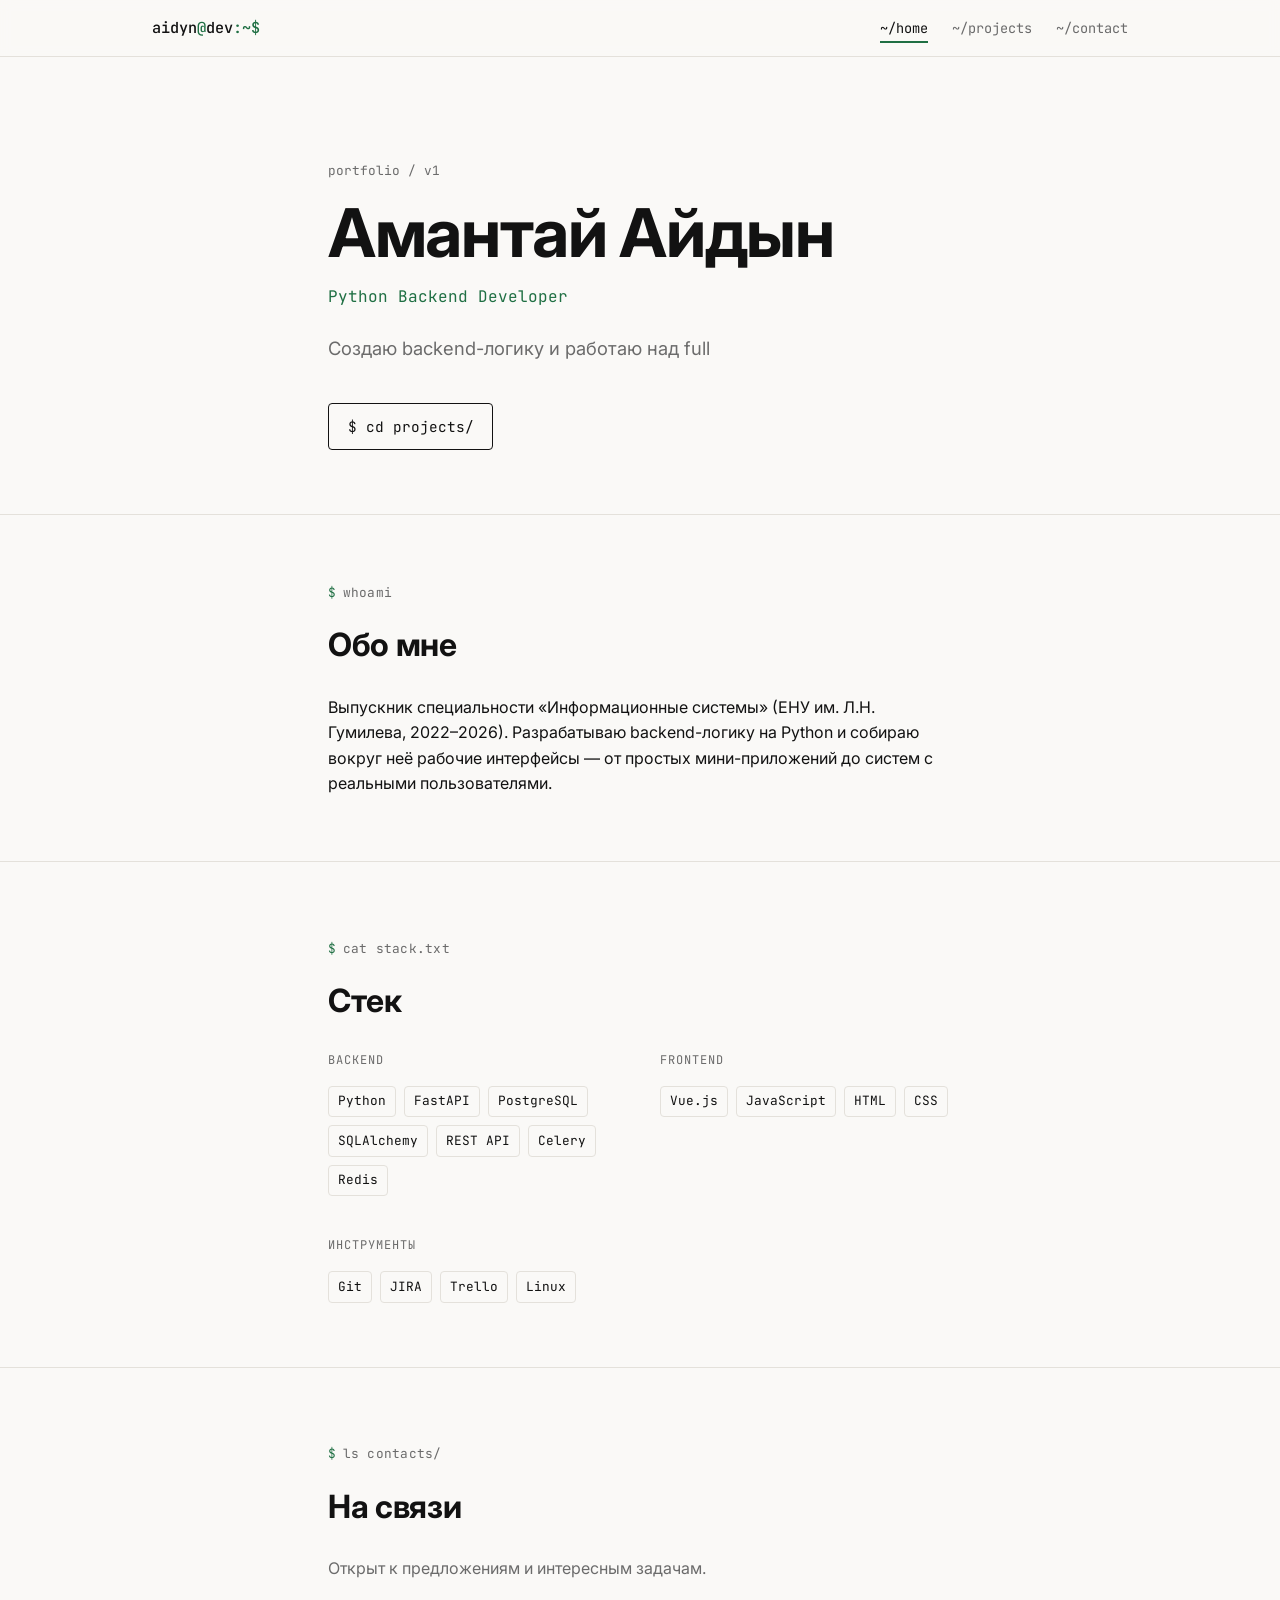
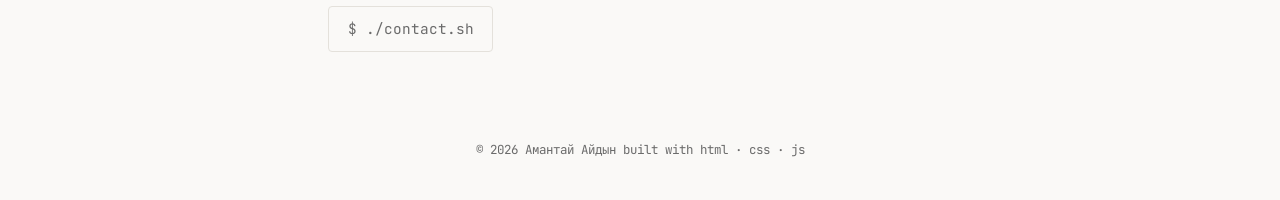
<file: index.html>
<!DOCTYPE html>
<html lang="ru">
<head>
<meta charset="UTF-8">
<meta name="viewport" content="width=device-width, initial-scale=1.0">
<title>Айдын — Backend Developer</title>
<link rel="icon" type="image/svg+xml" href="favicon.svg">
<meta name="description" content="Айдын — Python backend разработчик. Streamlit, PostgreSQL, MQTT, Vue.js. Портфолио проектов и контакты.">
<link rel="preconnect" href="https://fonts.googleapis.com">
<link href="https://fonts.googleapis.com/css2?family=JetBrains+Mono:wght@400;500&family=Inter:wght@400;500;600;700&display=swap" rel="stylesheet">
<link rel="stylesheet" href="css/style.css">
</head>
<body>

<header class="site-header">
  <nav class="nav">
    <a class="nav__brand" href="index.html">aidyn<span class="prompt-accent">@</span>dev<span class="prompt-accent">:~$</span></a>
    <button class="nav__toggle" aria-expanded="false" aria-label="Открыть меню">menu</button>
    <ul class="nav__links">
      <li><a href="index.html" aria-current="page">~/home</a></li>
      <li><a href="projects.html">~/projects</a></li>
      <li><a href="contact.html">~/contact</a></li>
    </ul>
  </nav>
</header>

<main>

  <section class="hero">
    <div class="wrap--text">
      <p class="hero__eyebrow">portfolio / v1</p>
      <h1>Амантай Айдын</h1>
      <p class="hero__role">Python Backend Developer</p>
      <p class="hero__tagline"><span data-typewriter>Создаю backend-логику и работаю над full-stack проектами — от базы данных до интерфейса.</span></p>
      <a class="btn" href="projects.html">$ cd projects/</a>
    </div>
  </section>

  <section class="about">
    <div class="wrap--text">
      <p class="cmd-label">whoami</p>
      <h2 class="section-title">Обо мне</h2>
      <div class="about">
        <p>Выпускник специальности «Информационные системы» (ЕНУ им. Л.Н. Гумилева, 2022–2026). Разрабатываю backend-логику на Python и собираю вокруг неё рабочие интерфейсы — от простых мини-приложений до систем с реальными пользователями.</p>
      </div>
    </div>
  </section>

  <section class="stack">
    <div class="wrap--text">
      <p class="cmd-label">cat stack.txt</p>
      <h2 class="section-title">Стек</h2>
      <div class="stack-groups">
        <div class="stack-group">
          <p class="stack-group__title">Backend</p>
          <div class="badge-row">
            <span class="badge">Python</span>
            <span class="badge">FastAPI</span>
            <span class="badge">PostgreSQL</span>
            <span class="badge">SQLAlchemy</span>
            <span class="badge">REST API</span>
            <span class="badge">Celery</span>
            <span class="badge">Redis</span>
          </div>
        </div>
        <div class="stack-group">
          <p class="stack-group__title">Frontend</p>
          <div class="badge-row">
            <span class="badge">Vue.js</span>
            <span class="badge">JavaScript</span>
            <span class="badge">HTML</span>
            <span class="badge">CSS</span>
          </div>
        </div>
        <div class="stack-group">
          <p class="stack-group__title">Инструменты</p>
          <div class="badge-row">
            <span class="badge">Git</span>
            <span class="badge">JIRA</span>
            <span class="badge">Trello</span>
            <span class="badge">Linux</span>
          </div>
        </div>
      </div>
    </div>
  </section>

  <section class="cta-section">
    <div class="wrap--text">
      <p class="cmd-label">ls contacts/</p>
      <h2 class="section-title">На связи</h2>
      <p style="color:var(--muted); margin-bottom: var(--space-3);">Открыт к предложениям и интересным задачам.</p>
      <a class="btn btn--ghost" href="contact.html">$ ./contact.sh</a>
    </div>
  </section>

</main>

<footer class="site-footer">
  <div class="wrap">
    <span>© 2026 Амантай Айдын</span>
    <span>built with html · css · js</span>
  </div>
</footer>

<script src="js/main.js"></script>
</body>
</html>
</file>
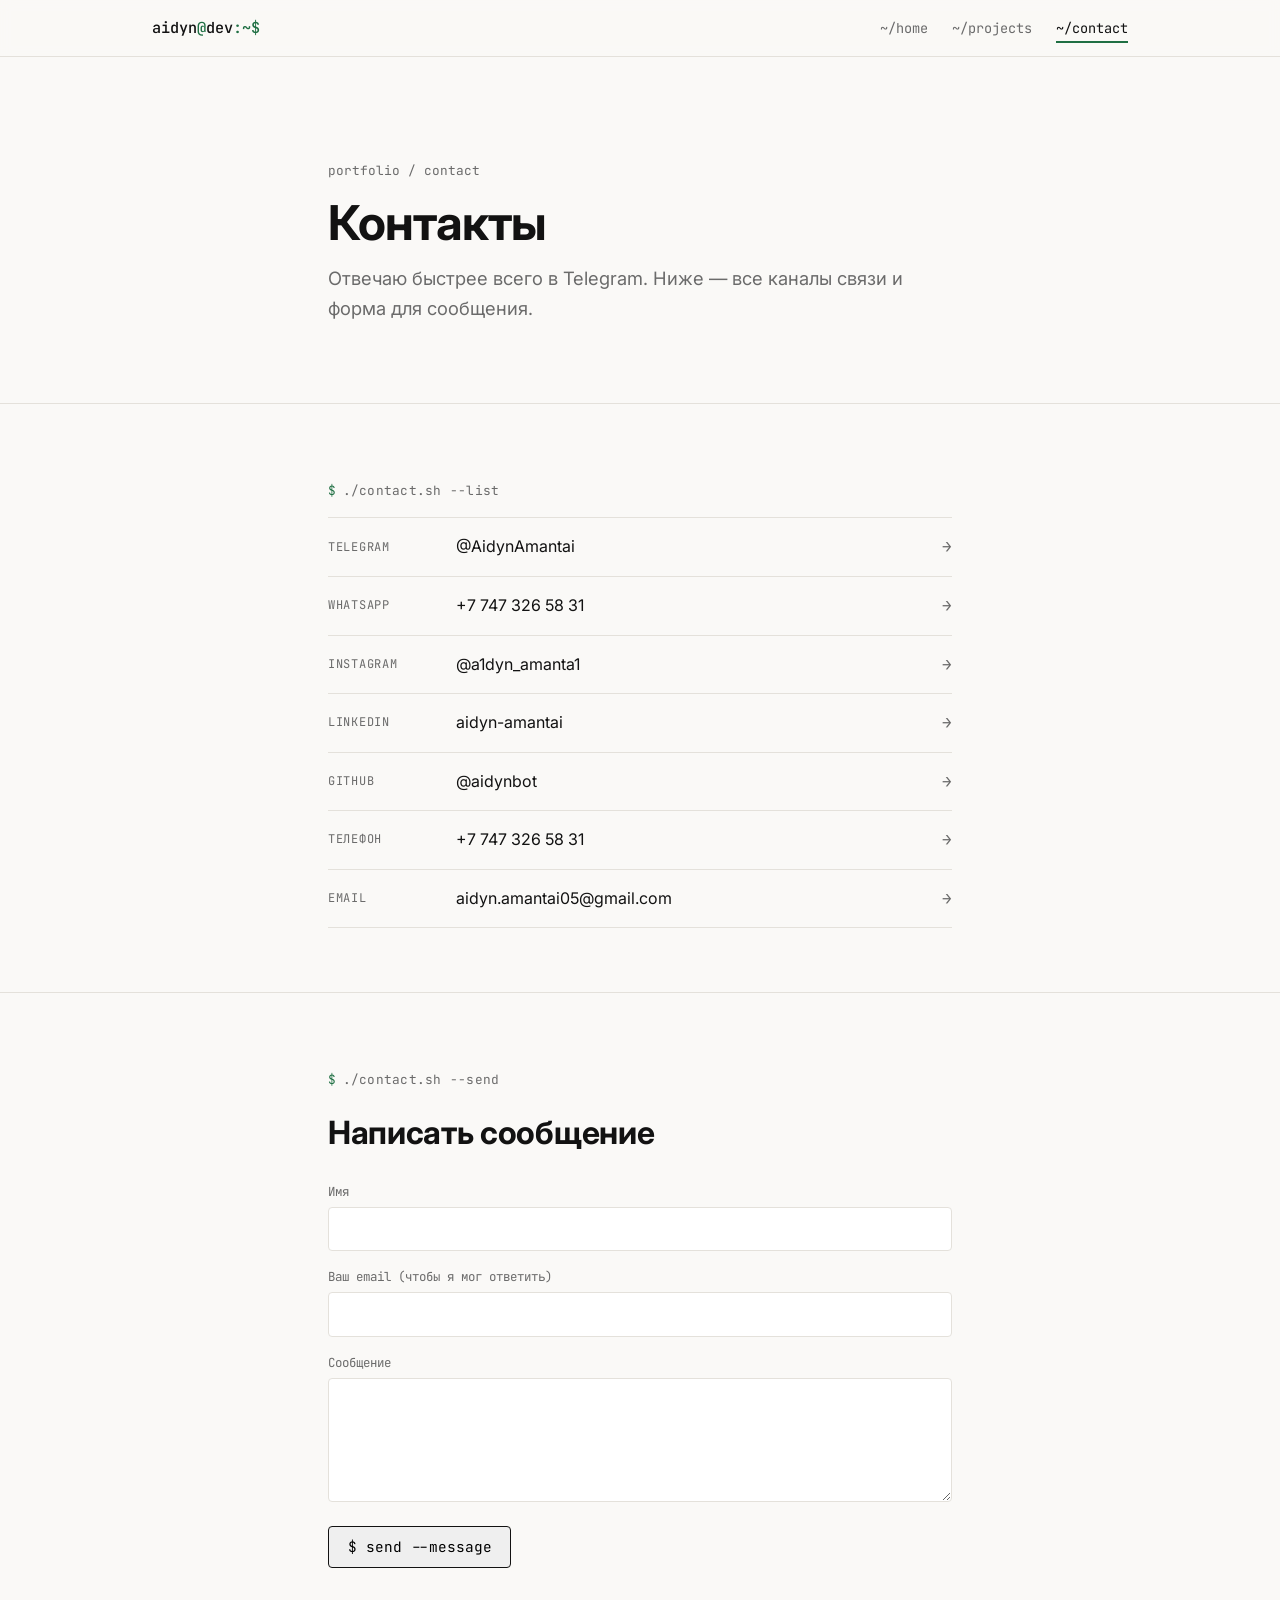
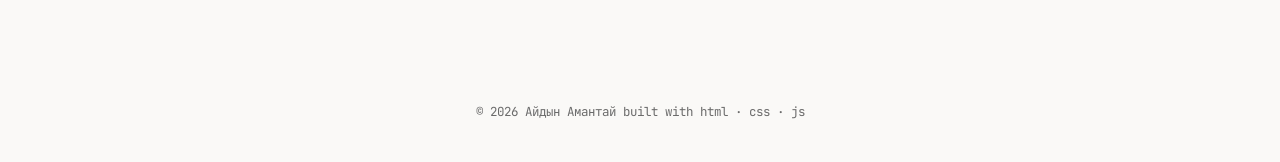
<file: contact.html>
<!DOCTYPE html>
<html lang="ru">
<head>
<meta charset="UTF-8">
<meta name="viewport" content="width=device-width, initial-scale=1.0">
<title>Контакты — Айдын</title>
<link rel="icon" type="image/svg+xml" href="favicon.svg">
<meta name="description" content="Свяжитесь с Айдыном: Telegram, WhatsApp, Instagram, LinkedIn, email или форма обратной связи.">
<link rel="preconnect" href="https://fonts.googleapis.com">
<link href="https://fonts.googleapis.com/css2?family=JetBrains+Mono:wght@400;500&family=Inter:wght@400;500;600;700&display=swap" rel="stylesheet">
<link rel="stylesheet" href="css/style.css">
</head>
<body>

<header class="site-header">
  <nav class="nav">
    <a class="nav__brand" href="index.html">aidyn<span class="prompt-accent">@</span>dev<span class="prompt-accent">:~$</span></a>
    <button class="nav__toggle" aria-expanded="false" aria-label="Открыть меню">menu</button>
    <ul class="nav__links">
      <li><a href="index.html">~/home</a></li>
      <li><a href="projects.html">~/projects</a></li>
      <li><a href="contact.html" aria-current="page">~/contact</a></li>
    </ul>
  </nav>
</header>

<main>

  <section class="hero" style="padding-bottom: var(--space-4);">
    <div class="wrap--text">
      <p class="hero__eyebrow">portfolio / contact</p>
      <h1 style="font-size: clamp(2rem, 5vw, 3rem);">Контакты</h1>
      <p class="hero__tagline">Отвечаю быстрее всего в Telegram. Ниже — все каналы связи и форма для сообщения.</p>
    </div>
  </section>

  <section class="contact-links">
    <div class="wrap--text">
      <p class="cmd-label">./contact.sh --list</p>
      <ul class="contact-list">
        <li>
          <a href="https://t.me/AidynAmantai" target="_blank" rel="noopener">
            <span class="label">Telegram</span>
            <span class="value">@AidynAmantai</span>
            <span class="arrow">→</span>
          </a>
        </li>
        <li>
          <a href="https://wa.me/77473265831" target="_blank" rel="noopener">
            <span class="label">WhatsApp</span>
            <span class="value">+7 747 326 58 31</span>
            <span class="arrow">→</span>
          </a>
        </li>
        <li>
          <a href="https://instagram.com/a1dyn_amanta1" target="_blank" rel="noopener">
            <span class="label">Instagram</span>
            <span class="value">@a1dyn_amanta1</span>
            <span class="arrow">→</span>
          </a>
        </li>
        <li>
          <a href="https://www.linkedin.com/in/aidyn-amantai-b141a0333" target="_blank" rel="noopener">
            <span class="label">LinkedIn</span>
            <span class="value">aidyn-amantai</span>
            <span class="arrow">→</span>
          </a>
        </li>
        <li>
          <a href="https://github.com/aidynbot" target="_blank" rel="noopener">
            <span class="label">GitHub</span>
            <span class="value">@aidynbot</span>
            <span class="arrow">→</span>
          </a>
        </li>
        <li>
          <a href="tel:+77473265831">
            <span class="label">Телефон</span>
            <span class="value">+7 747 326 58 31</span>
            <span class="arrow">→</span>
          </a>
        </li>
        <li>
          <a href="mailto:aidyn.amantai05@gmail.com">
            <span class="label">Email</span>
            <span class="value">aidyn.amantai05@gmail.com</span>
            <span class="arrow">→</span>
          </a>
        </li>
      </ul>
    </div>
  </section>

  <section class="contact-form-section">
    <div class="wrap--text">
      <p class="cmd-label">./contact.sh --send</p>
      <h2 class="section-title">Написать сообщение</h2>

      <form data-contact-form>
        <div class="form-field">
          <label for="name">Имя</label>
          <input type="text" id="name" name="name" required autocomplete="name">
        </div>
        <div class="form-field">
          <label for="email">Ваш email (чтобы я мог ответить)</label>
          <input type="email" id="email" name="email" required autocomplete="email">
        </div>
        <div class="form-field">
          <label for="message">Сообщение</label>
          <textarea id="message" name="message" rows="5" required></textarea>
        </div>
        <button class="btn" type="submit">$ send --message</button>
        <p class="form-status" data-form-status role="status" aria-live="polite"></p>
      </form>
    </div>
  </section>

</main>

<footer class="site-footer">
  <div class="wrap">
    <span>© 2026 Айдын Амантай</span>
    <span>built with html · css · js</span>
  </div>
</footer>

<script src="js/main.js"></script>
<script src="js/contact-form.js"></script>
</body>
</html>
</file>
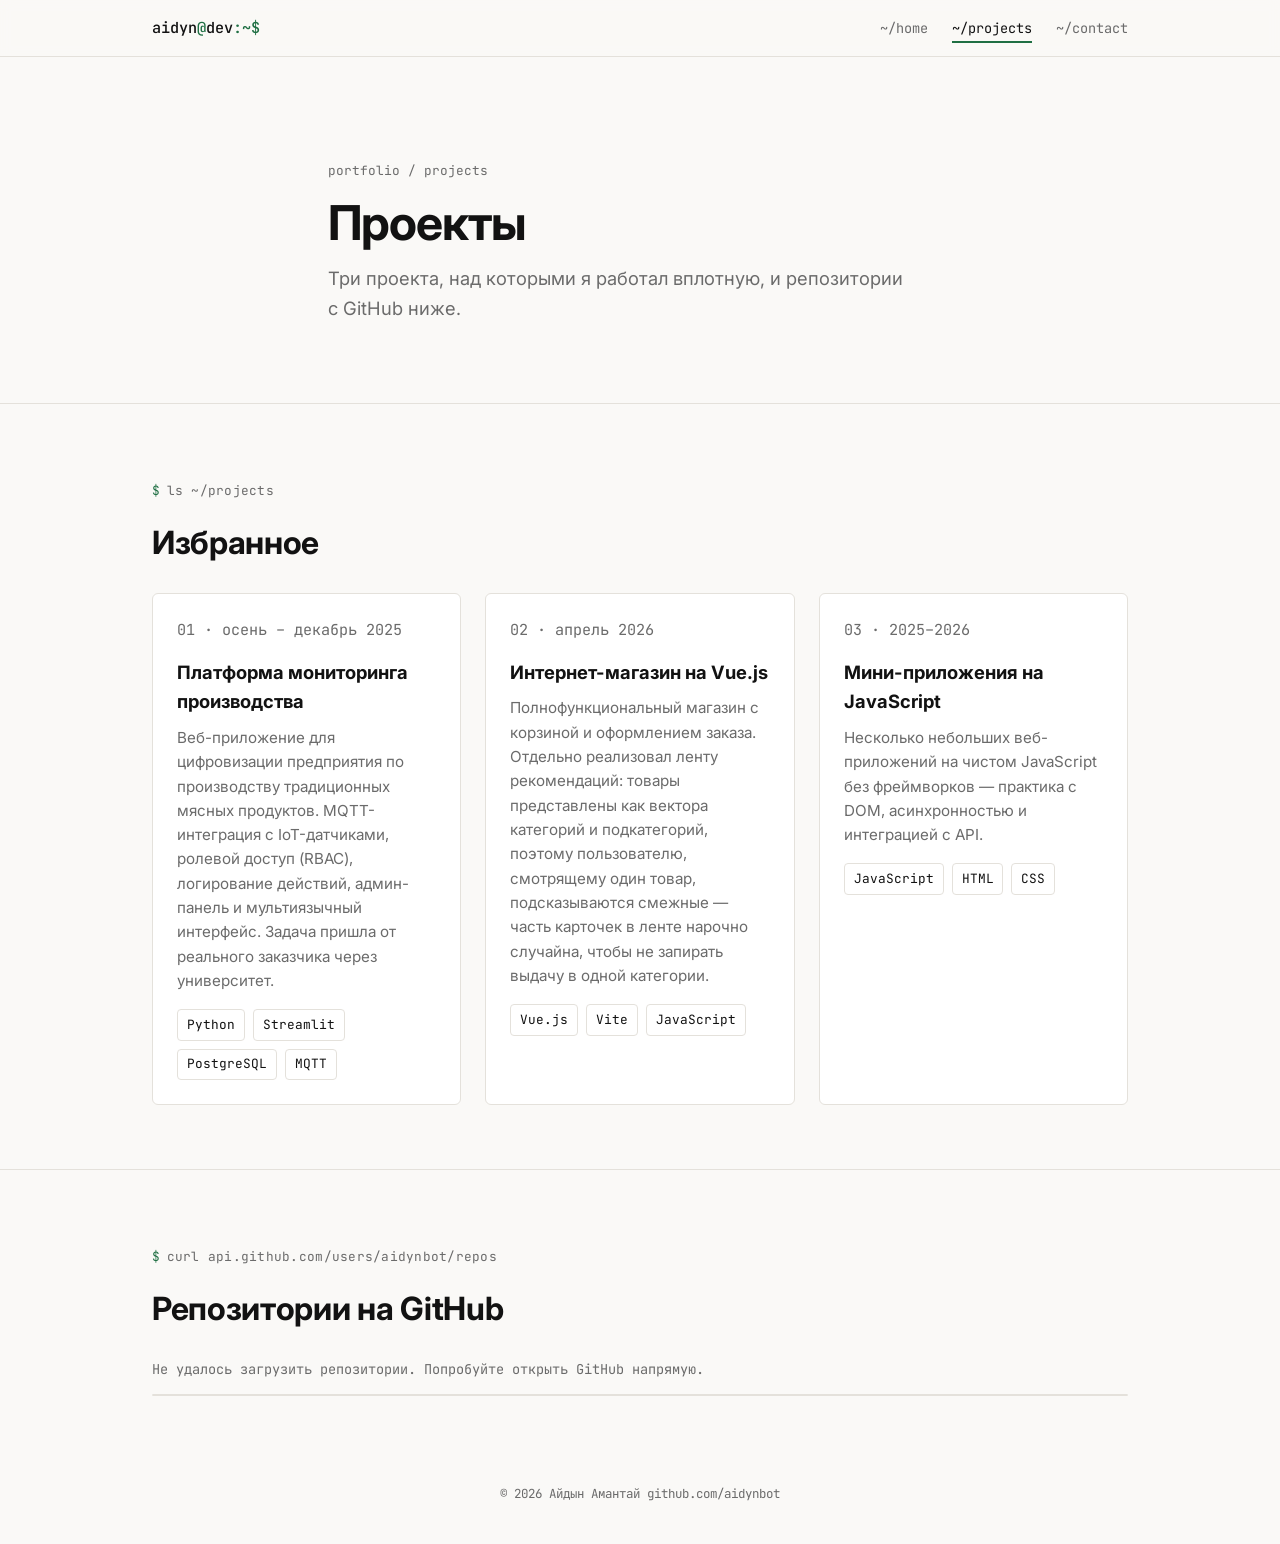
<file: projects.html>
<!DOCTYPE html>
<html lang="ru">
<head>
<meta charset="UTF-8">
<meta name="viewport" content="width=device-width, initial-scale=1.0">
<title>Проекты — Айдын</title>
<link rel="icon" type="image/svg+xml" href="favicon.svg">
<meta name="description" content="Проекты Айдына: платформа мониторинга производства, интернет-магазин на Vue.js, мини-приложения на JavaScript, репозитории на GitHub.">
<link rel="preconnect" href="https://fonts.googleapis.com">
<link href="https://fonts.googleapis.com/css2?family=JetBrains+Mono:wght@400;500&family=Inter:wght@400;500;600;700&display=swap" rel="stylesheet">
<link rel="stylesheet" href="css/style.css">
</head>
<body>

<header class="site-header">
  <nav class="nav">
    <a class="nav__brand" href="index.html">aidyn<span class="prompt-accent">@</span>dev<span class="prompt-accent">:~$</span></a>
    <button class="nav__toggle" aria-expanded="false" aria-label="Открыть меню">menu</button>
    <ul class="nav__links">
      <li><a href="index.html">~/home</a></li>
      <li><a href="projects.html" aria-current="page">~/projects</a></li>
      <li><a href="contact.html">~/contact</a></li>
    </ul>
  </nav>
</header>

<main>

  <section class="hero" style="padding-bottom: var(--space-4);">
    <div class="wrap--text">
      <p class="hero__eyebrow">portfolio / projects</p>
      <h1 style="font-size: clamp(2rem, 5vw, 3rem);">Проекты</h1>
      <p class="hero__tagline">Три проекта, над которыми я работал вплотную, и репозитории с GitHub ниже.</p>
    </div>
  </section>

  <section class="featured-projects">
    <div class="wrap">
      <p class="cmd-label">ls ~/projects</p>
      <h2 class="section-title">Избранное</h2>

      <div class="project-grid">

        <article class="card">
          <p class="card__index">01 · осень – декабрь 2025</p>
          <h3>Платформа мониторинга производства</h3>
          <p>Веб-приложение для цифровизации предприятия по производству традиционных мясных продуктов. MQTT-интеграция с IoT-датчиками, ролевой доступ (RBAC), логирование действий, админ-панель и мультиязычный интерфейс. Задача пришла от реального заказчика через университет.</p>
          <div class="badge-row">
            <span class="badge">Python</span>
            <span class="badge">Streamlit</span>
            <span class="badge">PostgreSQL</span>
            <span class="badge">MQTT</span>
          </div>
        </article>

        <article class="card">
          <p class="card__index">02 · апрель 2026</p>
          <h3>Интернет-магазин на Vue.js</h3>
          <p>Полнофункциональный магазин с корзиной и оформлением заказа. Отдельно реализовал ленту рекомендаций: товары представлены как вектора категорий и подкатегорий, поэтому пользователю, смотрящему один товар, подсказываются смежные — часть карточек в ленте нарочно случайна, чтобы не запирать выдачу в одной категории.</p>
          <div class="badge-row">
            <span class="badge">Vue.js</span>
            <span class="badge">Vite</span>
            <span class="badge">JavaScript</span>
          </div>
        </article>

        <article class="card">
          <p class="card__index">03 · 2025–2026</p>
          <h3>Мини-приложения на JavaScript</h3>
          <p>Несколько небольших веб-приложений на чистом JavaScript без фреймворков — практика с DOM, асинхронностью и интеграцией с API.</p>
          <div class="badge-row">
            <span class="badge">JavaScript</span>
            <span class="badge">HTML</span>
            <span class="badge">CSS</span>
          </div>
        </article>

      </div>
    </div>
  </section>

  <section class="repos">
    <div class="wrap">
      <p class="cmd-label">curl api.github.com/users/aidynbot/repos</p>
      <h2 class="section-title">Репозитории на GitHub</h2>
      <p class="repo-status" data-repo-status>Загрузка репозиториев...</p>
      <div class="repo-list" data-repo-list></div>
    </div>
  </section>

</main>

<footer class="site-footer">
  <div class="wrap">
    <span>© 2026 Айдын Амантай</span>
    <span><a href="https://github.com/aidynbot" target="_blank" rel="noopener">github.com/aidynbot</a></span>
  </div>
</footer>

<script src="js/main.js"></script>
<script src="js/github.js"></script>
</body>
</html>
</file>
<file: css/style.css>
/* ==========================================================================
   Айдын — портфолио
   Токены: bg #FAFAF8 · fg #111111 · muted #6B6B6B · line #E4E1DB · accent #1F6F43
   Type: JetBrains Mono (labels/nav/code) + Inter (body)
   Signature: terminal-prompt navigation & command-style section labels
   ========================================================================== */

:root {
  --bg: #faf9f7;
  --fg: #121212;
  --muted: #6b6b6b;
  --line: #e4e1db;
  --accent: #1f6f43;
  --accent-soft: #eef3ef;

  --mono: 'JetBrains Mono', 'SF Mono', Consolas, monospace;
  --sans: 'Inter', -apple-system, BlinkMacSystemFont, sans-serif;

  --space-1: 0.5rem;
  --space-2: 1rem;
  --space-3: 1.5rem;
  --space-4: 2.5rem;
  --space-5: 4rem;
  --space-6: 6.5rem;

  --max-text: 42rem;
  --max-wide: 64rem;
}

@media (prefers-reduced-motion: reduce) {
  * {
    animation-duration: 0.001ms !important;
    animation-iteration-count: 1 !important;
    transition-duration: 0.001ms !important;
    scroll-behavior: auto !important;
  }
}

* { box-sizing: border-box; }

html { scroll-behavior: smooth; }

body {
  margin: 0;
  background: var(--bg);
  color: var(--fg);
  font-family: var(--sans);
  font-size: 16px;
  line-height: 1.6;
  -webkit-font-smoothing: antialiased;
}

a {
  color: inherit;
  text-decoration: none;
}

::selection {
  background: var(--accent);
  color: #fff;
}

:focus-visible {
  outline: 2px solid var(--accent);
  outline-offset: 3px;
}

img { max-width: 100%; display: block; }

/* ---------- Layout helpers ---------- */

.wrap {
  max-width: var(--max-wide);
  margin: 0 auto;
  padding: 0 var(--space-3);
}

.wrap--text {
  max-width: var(--max-text);
  margin: 0 auto;
  padding: 0 var(--space-3);
}

section {
  padding: var(--space-5) 0;
  border-bottom: 1px solid var(--line);
}

section:last-of-type { border-bottom: none; }

/* ---------- Command-style section labels ---------- */

.cmd-label {
  display: inline-flex;
  align-items: center;
  gap: 0.5em;
  font-family: var(--mono);
  font-size: 0.8rem;
  letter-spacing: 0.02em;
  color: var(--muted);
  margin-bottom: var(--space-2);
}

.cmd-label::before {
  content: '$';
  color: var(--accent);
}

/* ---------- Header / terminal-path nav ---------- */

.site-header {
  position: sticky;
  top: 0;
  z-index: 50;
  background: rgba(250, 249, 247, 0.9);
  backdrop-filter: saturate(140%) blur(6px);
  border-bottom: 1px solid var(--line);
}

.nav {
  display: flex;
  align-items: center;
  justify-content: space-between;
  padding: var(--space-2) var(--space-3);
  max-width: var(--max-wide);
  margin: 0 auto;
}

.nav__brand {
  font-family: var(--mono);
  font-size: 0.95rem;
  font-weight: 500;
  white-space: nowrap;
}

.nav__brand .prompt-accent { color: var(--accent); }

.nav__links {
  display: flex;
  gap: var(--space-3);
  font-family: var(--mono);
  font-size: 0.85rem;
  list-style: none;
  margin: 0;
  padding: 0;
}

.nav__links a {
  position: relative;
  color: var(--muted);
  padding: 0.2em 0;
  transition: color 0.15s ease;
}

.nav__links a:hover { color: var(--fg); }

.nav__links a[aria-current="page"] {
  color: var(--fg);
}

.nav__links a[aria-current="page"]::after {
  content: '';
  position: absolute;
  left: 0;
  right: 0;
  bottom: -4px;
  height: 2px;
  background: var(--accent);
}

.nav__toggle {
  display: none;
  background: none;
  border: 1px solid var(--line);
  border-radius: 4px;
  font-family: var(--mono);
  font-size: 0.85rem;
  padding: 0.35em 0.6em;
  cursor: pointer;
  color: var(--fg);
}

@media (max-width: 640px) {
  .nav__toggle { display: inline-block; }
  .nav__links {
    position: absolute;
    top: 100%;
    left: 0;
    right: 0;
    background: var(--bg);
    border-bottom: 1px solid var(--line);
    flex-direction: column;
    gap: 0;
    padding: 0;
    max-height: 0;
    overflow: hidden;
    transition: max-height 0.2s ease;
  }
  .nav__links.is-open { max-height: 220px; }
  .nav__links li { border-top: 1px solid var(--line); }
  .nav__links a { display: block; padding: 0.9em var(--space-3); }
}

/* ---------- Hero ---------- */

.hero {
  padding-top: var(--space-6);
  padding-bottom: var(--space-5);
}

.hero__eyebrow {
  font-family: var(--mono);
  font-size: 0.8rem;
  color: var(--muted);
  margin: 0 0 var(--space-2);
}

.hero h1 {
  font-family: var(--sans);
  font-weight: 700;
  font-size: clamp(2.4rem, 6vw, 4.2rem);
  line-height: 1.05;
  letter-spacing: -0.02em;
  margin: 0 0 var(--space-2);
}

.hero__role {
  font-family: var(--mono);
  font-size: 1rem;
  color: var(--accent);
  margin: 0 0 var(--space-3);
}

.hero__tagline {
  font-size: 1.15rem;
  color: var(--muted);
  max-width: 36rem;
  margin: 0 0 var(--space-4);
}

.cursor {
  display: inline-block;
  width: 0.55em;
  background: var(--accent);
  margin-left: 2px;
  animation: blink 1s step-end infinite;
}

@keyframes blink {
  50% { opacity: 0; }
}

/* ---------- Buttons ---------- */

.btn {
  display: inline-flex;
  align-items: center;
  gap: 0.5em;
  font-family: var(--mono);
  font-size: 0.9rem;
  padding: 0.75em 1.3em;
  border: 1px solid var(--fg);
  border-radius: 4px;
  transition: background 0.15s ease, color 0.15s ease;
}

.btn:hover { background: var(--fg); color: var(--bg); }

.btn--ghost {
  border-color: var(--line);
  color: var(--muted);
}

.btn--ghost:hover {
  border-color: var(--fg);
  background: transparent;
  color: var(--fg);
}

/* ---------- About ---------- */

.about p { margin: 0 0 var(--space-2); }
.about p:last-child { margin-bottom: 0; }

/* ---------- Stack ---------- */

.stack-groups {
  display: grid;
  grid-template-columns: repeat(auto-fit, minmax(220px, 1fr));
  gap: var(--space-4);
}

.stack-group__title {
  font-family: var(--mono);
  font-size: 0.75rem;
  text-transform: uppercase;
  letter-spacing: 0.08em;
  color: var(--muted);
  margin: 0 0 var(--space-2);
}

.badge-row {
  display: flex;
  flex-wrap: wrap;
  gap: 0.5em;
}

.badge {
  font-family: var(--mono);
  font-size: 0.8rem;
  border: 1px solid var(--line);
  border-radius: 4px;
  padding: 0.35em 0.7em;
  color: var(--fg);
}

/* ---------- Project cards ---------- */

.project-grid {
  display: grid;
  grid-template-columns: repeat(auto-fit, minmax(280px, 1fr));
  gap: var(--space-3);
}

.card {
  border: 1px solid var(--line);
  border-radius: 6px;
  padding: var(--space-3);
  background: #fff;
  opacity: 0;
  transform: translateY(10px);
  transition: opacity 0.5s ease, transform 0.5s ease, border-color 0.15s ease;
}

.card.is-visible { opacity: 1; transform: translateY(0); }

.card:hover { border-color: var(--fg); }

.card__index {
  font-family: var(--mono);
  font-size: 0.75rem;
  color: var(--accent);
  margin: 0 0 var(--space-1);
}

.card h3 {
  font-size: 1.15rem;
  margin: 0 0 0.5em;
}

.card p {
  color: var(--muted);
  font-size: 0.95rem;
  margin: 0 0 var(--space-2);
}

.card .badge-row { margin-top: auto; }

/* ---------- Repo list (GitHub API) ---------- */

.repo-list {
  display: grid;
  gap: 1px;
  background: var(--line);
  border: 1px solid var(--line);
  border-radius: 6px;
  overflow: hidden;
}

.repo-item {
  background: #fff;
  padding: var(--space-2) var(--space-3);
  display: grid;
  grid-template-columns: 1fr auto;
  gap: var(--space-1) var(--space-3);
  align-items: baseline;
  transition: background 0.15s ease;
}

.repo-item:hover { background: var(--accent-soft); }

.repo-item__name {
  font-family: var(--mono);
  font-size: 0.95rem;
  font-weight: 500;
}

.repo-item__desc {
  grid-column: 1 / -1;
  color: var(--muted);
  font-size: 0.9rem;
}

.repo-item__meta {
  font-family: var(--mono);
  font-size: 0.78rem;
  color: var(--muted);
  display: flex;
  gap: 1em;
  white-space: nowrap;
}

.repo-status {
  font-family: var(--mono);
  font-size: 0.85rem;
  color: var(--muted);
}

/* ---------- Contact ---------- */

.contact-list {
  list-style: none;
  margin: 0;
  padding: 0;
  border-top: 1px solid var(--line);
}

.contact-list li {
  border-bottom: 1px solid var(--line);
}

.contact-list a {
  display: flex;
  align-items: center;
  justify-content: space-between;
  padding: var(--space-2) 0;
  transition: padding-left 0.15s ease, color 0.15s ease;
}

.contact-list a:hover {
  padding-left: 0.5em;
  color: var(--accent);
}

.contact-list .label {
  font-family: var(--mono);
  font-size: 0.75rem;
  color: var(--muted);
  text-transform: uppercase;
  letter-spacing: 0.06em;
  min-width: 7rem;
}

.contact-list .value {
  flex: 1;
  font-size: 1rem;
  margin-left: var(--space-2);
}

.contact-list .arrow {
  font-family: var(--mono);
  color: var(--muted);
}

/* ---------- Form ---------- */

.form-field {
  margin-bottom: var(--space-2);
}

.form-field label {
  display: block;
  font-family: var(--mono);
  font-size: 0.78rem;
  color: var(--muted);
  margin-bottom: 0.4em;
}

.form-field input,
.form-field textarea {
  width: 100%;
  font-family: var(--sans);
  font-size: 1rem;
  padding: 0.7em 0.8em;
  border: 1px solid var(--line);
  border-radius: 4px;
  background: #fff;
  color: var(--fg);
}

.form-field input:focus,
.form-field textarea:focus {
  border-color: var(--accent);
}

.form-status {
  font-family: var(--mono);
  font-size: 0.85rem;
  margin-top: var(--space-2);
  min-height: 1.2em;
}

.form-status[data-state="ok"] { color: var(--accent); }
.form-status[data-state="error"] { color: #b3261e; }

/* ---------- Footer ---------- */

.site-footer {
  padding: var(--space-3) 0 var(--space-4);
  font-family: var(--mono);
  font-size: 0.78rem;
  color: var(--muted);
  display: flex;
  justify-content: space-between;
  flex-wrap: wrap;
  gap: var(--space-1);
}

/* ---------- Section heading ---------- */

h2.section-title {
  font-size: clamp(1.5rem, 3vw, 2rem);
  margin: 0 0 var(--space-3);
  letter-spacing: -0.01em;
}
</file>
